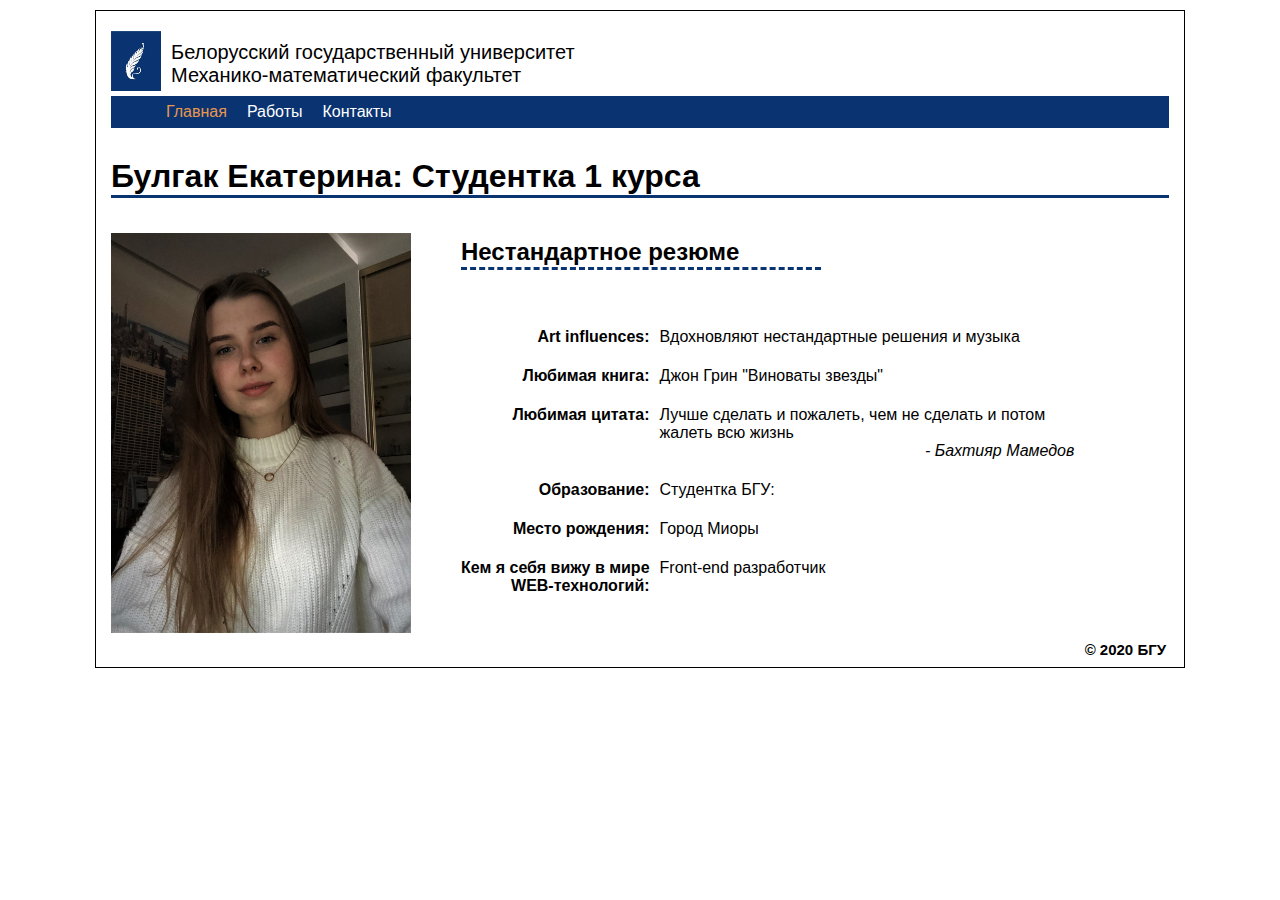
<file: index.html>
<!DOCTYPE HTML>
<html lang="ru">
	<head>
		<meta  http-equiv="content-type" content="text/html; charset=UTF-8">
		<meta name="description" content="Резюме Булгак Екатерины">
		<meta name="keywords" content="резюме,студентка,книга,цитата,образование,факультет">
		<title>Резюме | Булгак Екатерина</title>
		<link rel="stylesheet" href="style.css" type="text/css"/>
	</head>
	<body>
		<section id="container">
			<header id="header" class="grid">
				<div class="container-logo"><img class="logo" src="images/logo.jpg" alt="логотип БГУ"/></div>
				<p class="text">
					Белорусский государственный университет<br>
					Механико-математический факультет</p>
				<div id="home">
					<p class="set grid"><a class="glav" href="#">Главная</a><a href="works.html">Работы</a><a href="vizitka.html">Контакты</a></p>
				</div>
			</header>	
			<div id="content">
				<h1>Булгак Екатерина: Студентка 1 курса</h1>
				<div id="line"><hr class="hr"/></div>
				<div><img title="Булгак Екатерина" class="foto" src="images/foto.JPG" alt="Фотография"/></div>
				<h2>Нестандартное резюме</h2>
				<hr class="hr-dashed"/> 
				<div class="grid table">
					<div class="td"><b>Art influences:</b></div>
					<div class="tm td">Вдохновляют нестандартные решения и музыка</div>
					<div class="td"><b>Любимая книга:</b></div>
					<div class="tm td">Джон Грин "Виноваты звезды"</div>
					<div class="td"><b>Любимая цитата:</b></div>
					<div class="td tk"><span>Лучше сделать и пожалеть, чем не сделать и потом жалеть всю жизнь</span><p class="avtor"><i>- Бахтияр Мамедов</i></p></div>
					<div class="td"><b>Образование:</b></div>
					<div class="tm td">Студентка БГУ:</div>
					<div class="td"><b>Место рождения:</b></div>
					<div class="tm td">Город Миоры</div>
					<div class="td"><b>Кем я себя вижу в мире<br/>WEB-технологий:</b></div>
					<div class="tm td">Front-end разработчик</div>
				</div>
			</div>	
			<footer id="footer">
				<h2 class="foot">&copy; 2020 БГУ</h2>
			</footer>
		</section>	
	</body>
</html>
</file>
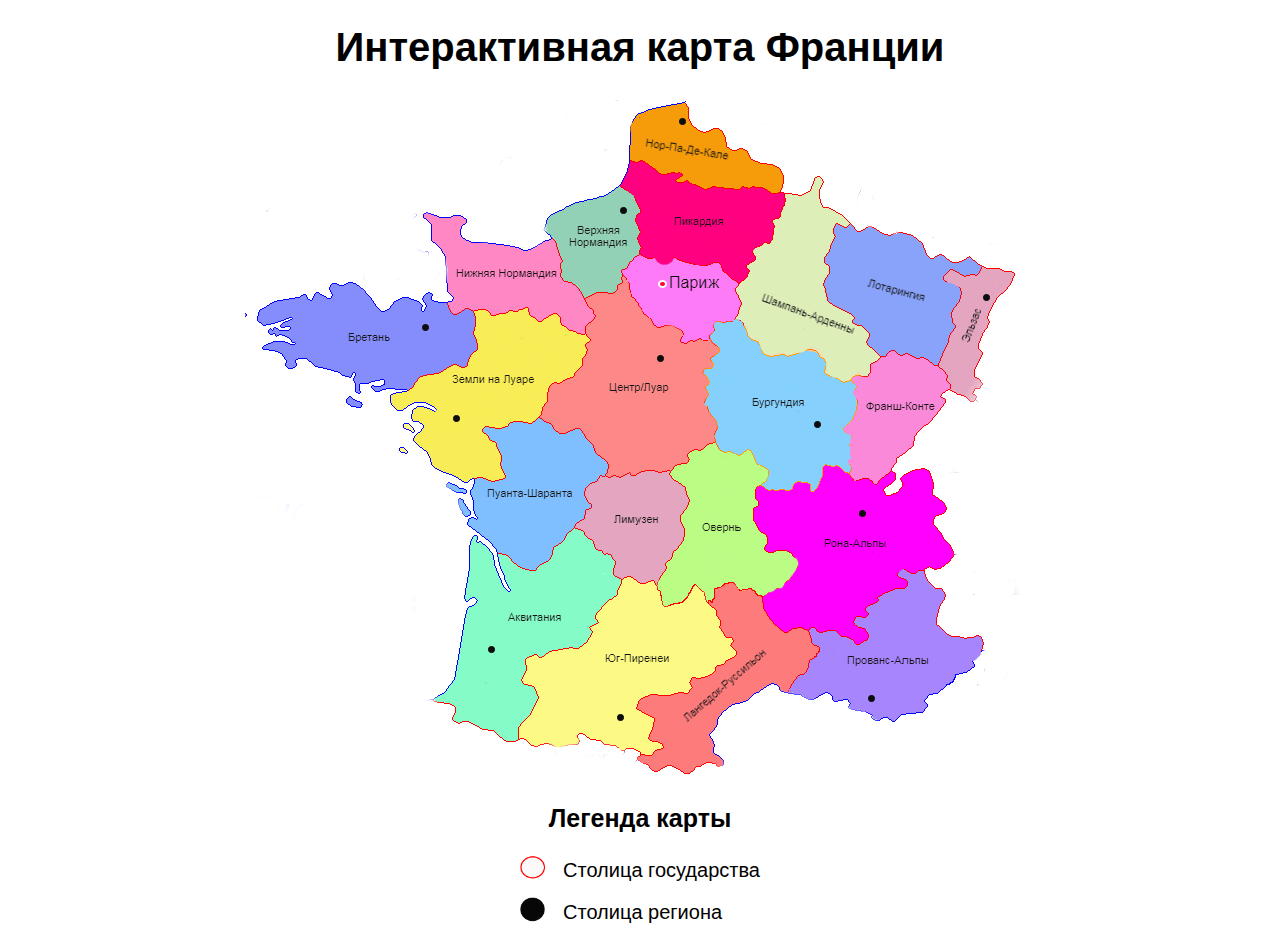
<file: works/karta/index.html>
<!DOCTYPE HTML>
<html lang="ru">
	<head>
		<meta  http-equiv="content-type" content="text/html" charset="UTF-8"/>
		<meta name="description" content="Интерактивная карта Франции"/>
		<meta name="keywords" content="карта, область, столица, Франция"/>
		<title>Интерактивная карта | Франция</title>
		<link rel="stylesheet" href="style.css" type="text/css"/>
	</head>
	<body>
		<section id="container">
			<h1>Интерактивная карта Франции</h1>
			<div><img class="map" src="img/map.png" alt="map" usemap="#map"/>
			<map name="map">
				<area href="Limyzen.html" shape="circle" alt="Лимузен" coords="391, 424, 58"/>
				<area href="img/Bretan.jpg" shape="rect" alt="Бретань" coords="22, 186, 220, 288"/>
				<area href="https://ru.wikipedia.org/wiki/%D0%9F%D0%B0%D1%80%D0%B8%D0%B6" shape="poly" alt="Париж" coords="382, 166, 391, 156, 402, 157, 410, 157, 417, 164, 424, 164, 429, 157, 450, 164, 469, 165, 476, 162, 477, 168, 493, 184, 491, 191, 498, 206, 490, 220, 472, 222, 469, 232, 461, 242, 454, 240, 440, 242, 435, 231, 427, 225, 412, 226, 393, 207, 384, 188, 384, 179, 379, 171"/>
			</map></div>
			<table>
				<tbody>
					<tr>
						<td class="head" colspan="2"><b>Легенда карты</b></td>
					</tr>
					<tr>
						<td><img class="legens" src="img/red.png" alt="red point"/></td>
						<td class="text">Столица государства</td>
					</tr>
					<tr>
						<td><img class="legens" src="img/black.png" alt="black point"/></td>
						<td class="text">Столица региона</td>
					</tr>	
				</tbody>	
			</table>
		</section>	
	</body>
</html>
</file>
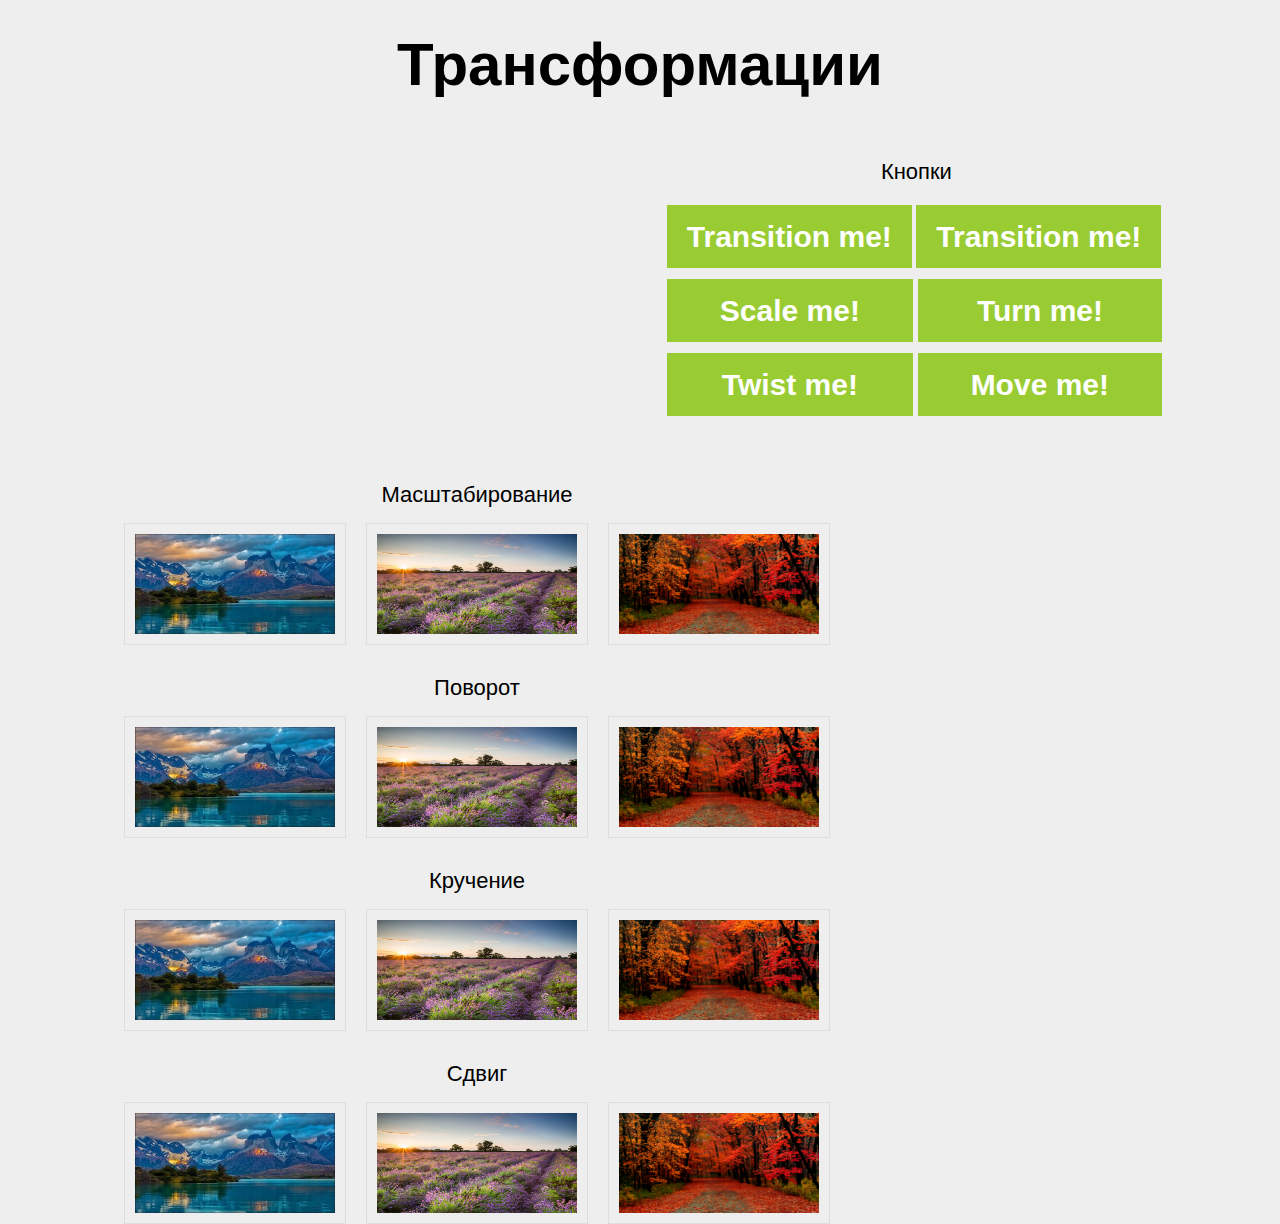
<file: works/transform/index.html>
<!DOCTYPE HTML>
<html lang="ru">
	<head>
		<meta  http-equiv="content-type" content="text/html"; charset="UTF-8">
		<meta name="description" content="Transforms">
		<meta name="keywords" content="transition,picture">
		<title>Transforms | Булгак Екатерина</title>
		<link rel="stylesheet" href="style.css" type="text/css"/>
	</head>
	<body>
		<section id="container">
			<header id="header">
				<h1>Трансформации</h1>
			</header>
			<div id="knopki">
				<p class="knops">Кнопки</p>
				<div id="knopka">
					<a href="#" class="voo">Transition me!</a>
					<a href="#" class="koo">Transition me!</a>
				</div>	
				<div>
					<div class="scale"><a href="#" class="too">Scale me!</a></div>
					<div class="turn"><a href="#" class="foo">Turn me!</a></div>
				</div>
				<div>
					<div class="twist"><a href="#" class="doo">Twist me!</a></div>
					<div class="move"><a href="#" class="loo">Move me!</a></div>
				</div>
			</div>
			<div id="gallereyas">
				<div id="galereya">
					<p>Масштабирование</p>
					<ul class="gallery">
						<li><a href="#"><img src="img/foto-1.jpg" /></a></li>
						<li><a href="#"><img src="img/foto-2.jpg" /></a></li>
						<li><a href="#"><img src="img/foto-3.jpg" /></a></li>
					</ul>
				</div>	
				<div id="gal">
					<p>Поворот</p>
					<ul class="galler">
						<li><a href="#"><img src="img/foto-1.jpg" /></a></li>
						<li><a href="#"><img src="img/foto-2.jpg" /></a></li>
						<li><a href="#"><img src="img/foto-3.jpg" /></a></li>
					</ul>
				</div>	
				<div id="gat">
					<p>Кручение</p>
					<ul class="gall">
						<li><a href="#"><img src="img/foto-1.jpg" /></a></li>
						<li><a href="#"><img src="img/foto-2.jpg" /></a></li>
						<li><a href="#"><img src="img/foto-3.jpg" /></a></li>
					</ul>
				</div>	
				<div id="gap">
					<p>Сдвиг</p>
					<ul class="galle">
						<li><a href="#"><img src="img/foto-1.jpg" /></a></li>
						<li><a href="#"><img src="img/foto-2.jpg" /></a></li>
						<li><a href="#"><img src="img/foto-3.jpg" /></a></li>
					</ul>
				</div>	
			</div>
		</section>
	</body>
</html>
</file>
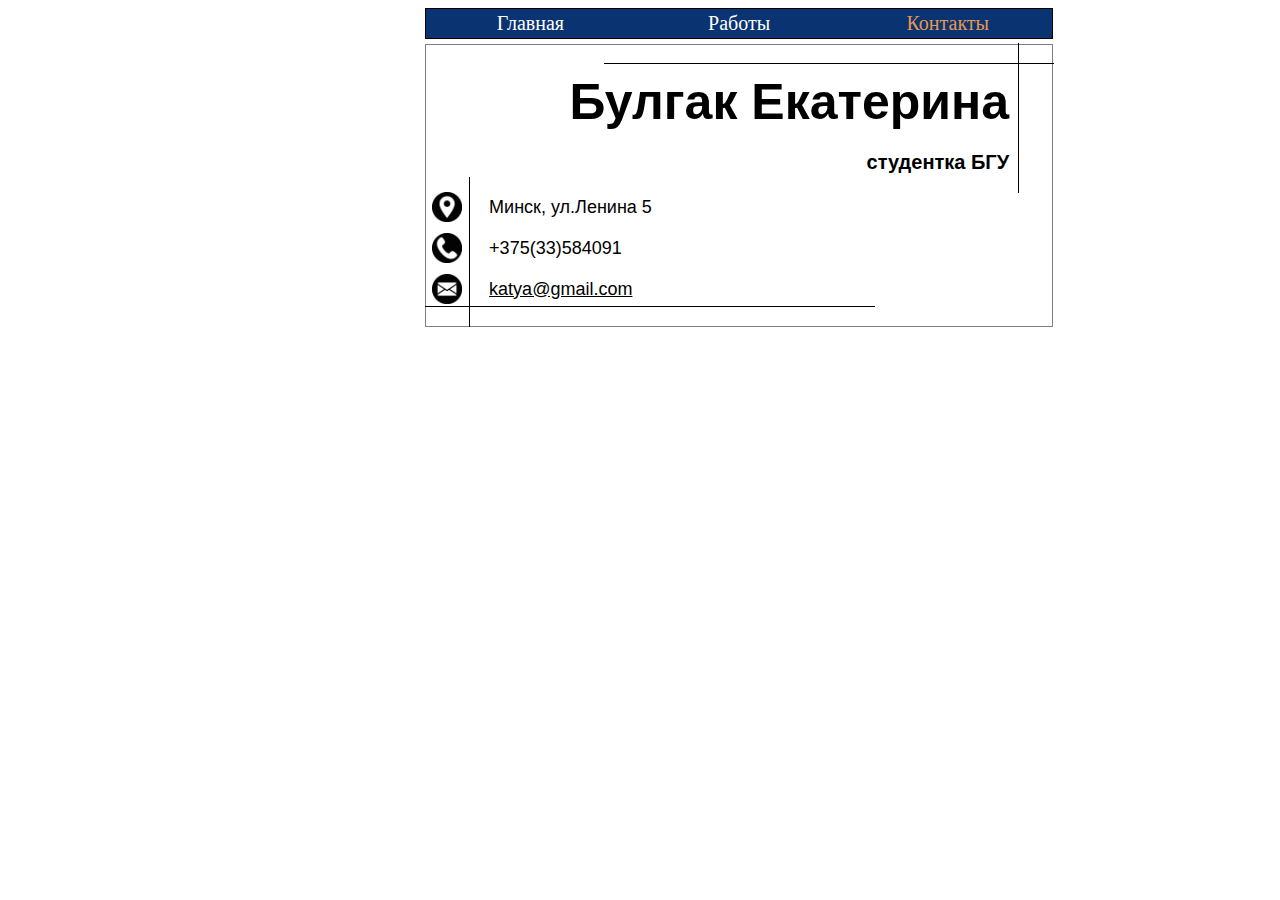
<file: vizitka.html>
<!DOCTYPE html>
<html>
	<head>
		<meta http-equiv="Content-Type" content="text/html"; charset="UTF-8"/>
		<title>Визитка | Булгак Екатерина</title>
		<style type="text/css">	
			#content-vizitka{
				display: grid;
				margin: 5px 33%;
			}		
			.inner-table {
				font-family: Arial; 
				width: 620px;
			}
			.td {
				padding: 18px 3px 19px 3px;
    			border: 1px solid #000;
			}
			h1 {
				margin: 10px 40px 0 0; 
				font-size: 50px;
				text-align: right;
			}
			h3 {
				margin: 20px 40px 15px 0;
				font-size: 20px;
				text-align: right;
				}
			img {
				width: 30px;
				margin: 3px;
			}
			a {
				color:#000;
			}	
			td {
				empty-cells: hide;
				font-size: 18px;
			}
			.lines {
				position: relative;
			}
			.lines:after,
			.lines:before {
				content: "";
				position: absolute;
				background-color: #000;
			}
			.lines:after {
				height: 150px;
				width: 1px;
			}
			.lines:before {
				height: 1px;
				width: 450px;
			}
			.title.lines:after {
				right: 30px;
				top: -20px;
			}
			.title.lines:before {
				top: 0px;
				right: -5px;
			}
			.contact.lines:after {
				left: 40px;
				bottom: -20px;
			}
			.contact.lines:before {
				bottom: 0px;
				left: -4px;
			}
			.semi {
				opacity: 0;
			}
			.header {
				border: 1px solid #000;
				background-color: #0a3371; 
			}
			td.head	{
				text-align: center;
				font-size: 20px;
			}
			a.group{
				text-decoration: none;
				color:#fff;
			}
			a.group:hover{
				color:#000;
			}
			a.glav{
				text-decoration: none;
				color:#e8974f;
			}
			a.glav:hover{
				color:#000;
			}

			/*GRID*/
			.header.grid{
				display: grid;
				grid-template-columns: 1fr 1fr 1fr;
				margin: 0;
				padding: 3px 0;
				list-style: none;
			}
			.header.grid .head{
				text-align: center;
				font-size: 20px;
			}
			.table {
				border: 1px solid grey;
				margin: 5px 0 0 0;
			}
			.inner-table.grid {
				display: grid;
				grid-template-rows: auto auto auto auto;
				padding: 18px 3px 19px 3px;
			}
			.contact.grid {
				display: grid;
				grid-template-columns: 60px auto;
				margin: 0 0 5px 0;
				align-items: center;
			}
			.contact.grid.lines,
			.contact p {
				margin: 0;
				font-size: 18px;
			}
			.contact .phone {
				text-decoration: none;
			}
			</style>
		</head>
		<body>
			<div id="content-vizitka">
			<ul class="header grid">
				<li class="head"><a href="index.html" class="group">Главная</a></li>
				<li class="head"><a href="works.html" class="group">Работы</a></li>
				<li class="head"><a href="#" class="glav">Контакты</a></li>
			</ul>
			<div class="table">
				<div class="inner-table grid">
					<div class="title lines">
						<h1>Булгак Екатерина</h1>
						<h3 >cтудентка БГУ</h3>
					</div>
					<div class="contact grid">
						<img src="images/img/map.png" alt="icon">
						<p>Минск, ул.Ленина 5</p>
					</div>
					<div class="contact grid">
						<img src="images/img/phone.png" alt="icon">
						<p><a href="tel:+37533584091" class="phone">+375(33)584091</a></p>
					</div>
					<div class="contact grid lines">
						<img src="images/img/email.png" alt="icon">
						<p><a href="mailto:">katya@gmail.com</a></p>
					</div>
				</div>
			</div>
		</div>		
	</body>	
</html>
</file>
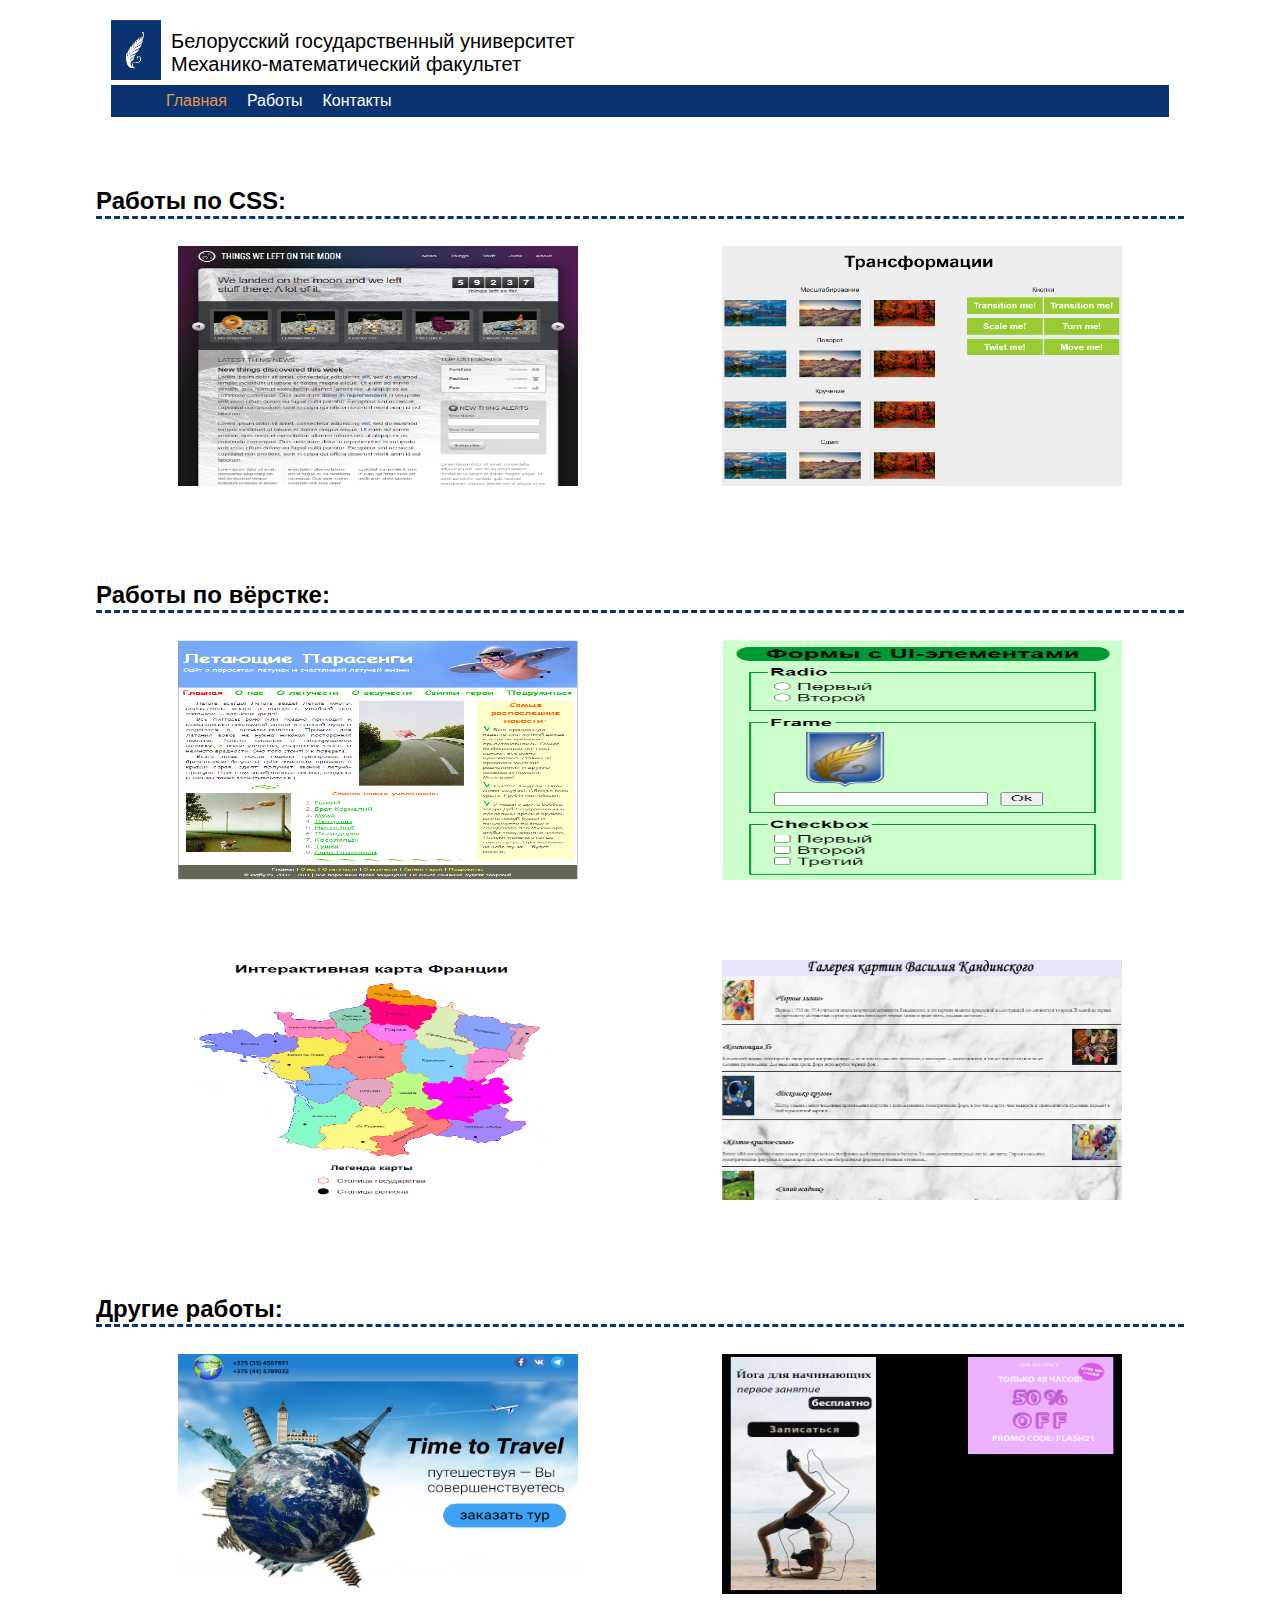
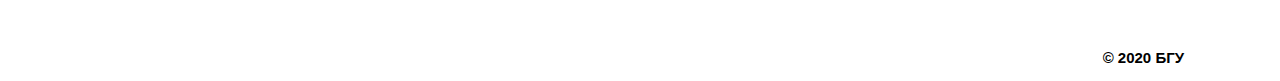
<file: works.html>
<!DOCTYPE HTML>
<html lang="ru">
	<head>
		<meta  http-equiv="content-type" content="text/html; charset=UTF-8">
		<meta name="description" content="Работы Булгак Екатерины">
		<meta name="keywords" content="работы по css, работы по вёрстке, другие работы">
		<title>Работы | Булгак Екатерина</title>
		<link rel="stylesheet" href="style.css" type="text/css"/>
	</head>
	<body>
		<section id="container2">
			<header id="header" class="grid">
				<div class="container-logo"><img class="logo" src="images/logo.jpg" alt="логотип БГУ"/></div>
				<p class="text">
					Белорусский государственный университет<br>
					Механико-математический факультет</p>
				<div id="home">
					<p class="set grid"><a class="glav" href="#">Главная</a><a href="works.html">Работы</a><a href="vizitka.html">Контакты</a></p>
				</div>
			</header>
			<div id="content2" class="grid">
				<h2 class="h2">Работы по CSS:</h2>
      			<hr class="hr2"/>
   				<div class="works grid">
            		<div class="works-item"><a href="works/moon/index.html" target="_blank"><span class="read">Лунный сайт</span><img  src="images/moon.png" alt="Лунный сайт"/></a></div>
					<div class="works-item"><a href="works/transform/index.html" target="_blank"><span class="read">Трансформации</span><img src="images/transform.png" alt="Трансформации"/></a></div>
        		</div>
       			<h2 class="h2">Работы по вёрстке:</h2>
     			<hr class="hr2"/>
   				<div class="works grid">
             		<div class="works-item"><a href="works/pigfly/index.html" target="_blank"><span class="read">Летающие поросята</span><img src="images/pigfly.png" alt=""/></a></div>
					<div class="works-item"><a href="works/forms/index.html" target="_blank"><span class="read">Формы в HTML</span><img src="images/forms.png" alt="Формы в HTML"/></a></div>
					<div class="works-item"><a href="works/karta/index.html" target="_blank"><span class="read">Интерактивная карта</span><img src="images/map.png" alt="Интерактивная карта"/></a></div>
					<div class="works-item"><a href="works/gallereya/index.html" target="_blank"><span class="read">Картинная галерея</span><img src="images/galereya.png" alt="Картинная галерея"/></a></div>
        		</div>
				<h2 class="h2">Другие работы:</h2>
     			<hr class="hr2"/>
				<div class="works grid">
					<div class="works-item"><a href="https://www.figma.com/file/sFApxZ3qBWEfQI070Lx2D3/Landing-page-Time-to-Travel?node-id=0%3A1" target="_blank"><span class="read">Лендинг</span><img src="images/figma.png" alt="Лендинг"/></a></div>
					<div class="works-item"><a href="works/photoshop/index.html" target="_blank"><span class="read">Баннеры в Photoshop</span><img src="images/photoshop.png" alt="Баннер"/></a></div>
       			 </div>
       		</div>	 
       		<footer>
        		<h2 class="foor">&copy; 2020 БГУ</h2>
    		</footer>
		</section>	
	</body>
</html>
</file>
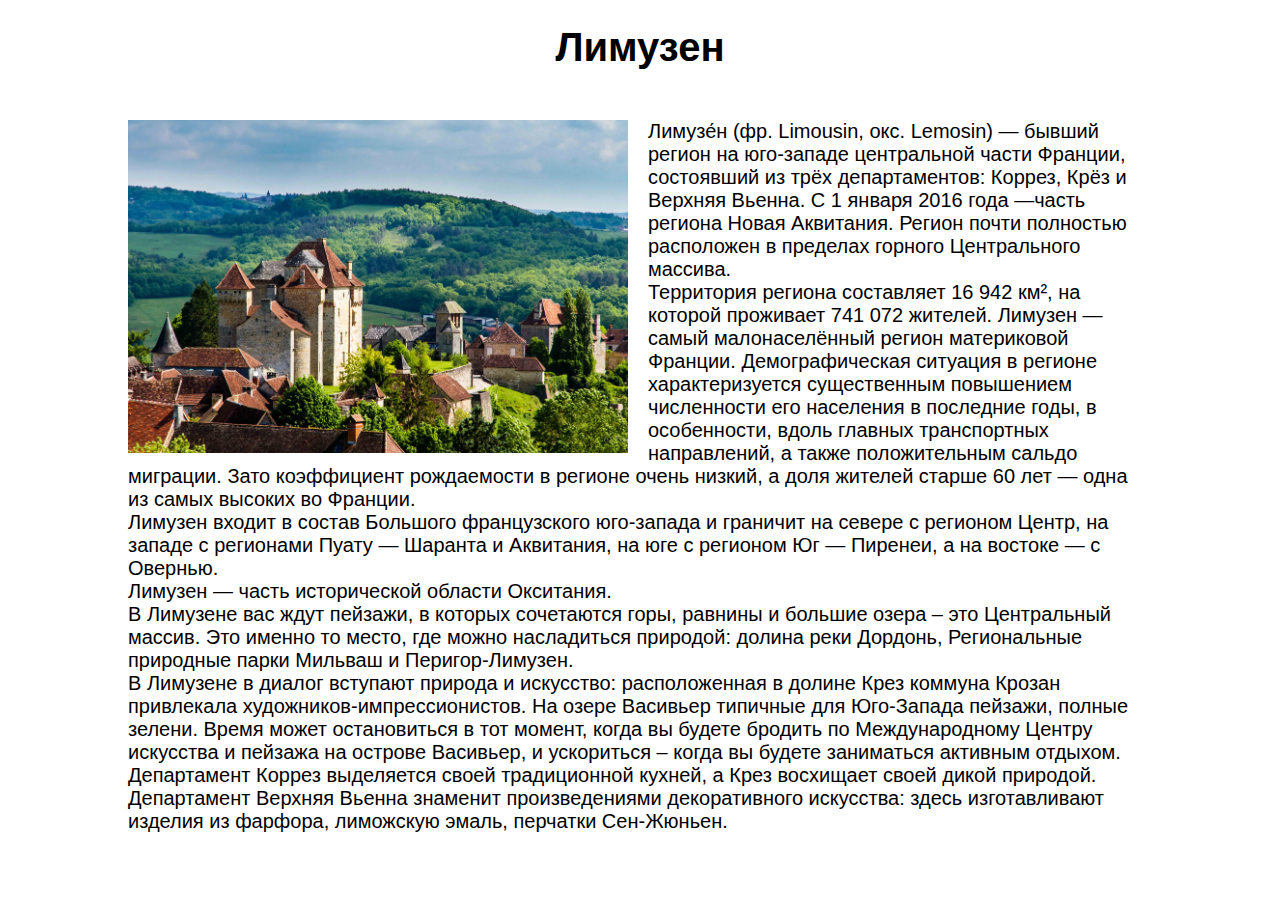
<file: works/karta/Limyzen.html>
<!DOCTYPE HTML>
<html lang="ru">
	<head>
		<meta  http-equiv="content-type" content="text/html" charset="UTF-8"/>
		<meta name="description" content="Лимузен, Франции"/>
		<meta name="keywords" content="карта, регион, Лимузен, Франция"/>
		<link rel="stylesheet" href="style.css" type="text/css"/>
		<title>Лимузен | Франция</title>
	</head>
	<body>
		<section id="container">
			<h1>Лимузен</h1>
			<div id="foto"><img class="foto" src="img/Limyzen.jpg" alt="Лимузен"/></div>
			<p>Лимузе́н (фр. Limousin, окс. Lemosin) — бывший регион на юго-западе центральной части Франции, состоявший из трёх департаментов: Коррез, Крёз и Верхняя Вьенна. С 1 января 2016 года —часть региона Новая Аквитания. Регион почти полностью расположен в пределах горного Центрального массива.<br/>Территория региона составляет 16 942 км², на которой проживает 741 072 жителей. Лимузен — самый малонаселённый регион материковой Франции. Демографическая ситуация в регионе характеризуется существенным повышением численности его населения в последние годы, в особенности, вдоль главных транспортных направлений, а также положительным сальдо миграции. Зато коэффициент рождаемости в регионе очень низкий, а доля жителей старше 60 лет — одна из самых высоких во Франции.<br/>Лимузен входит в состав Большого французского юго-запада и граничит на севере с регионом Центр, на западе с регионами Пуату — Шаранта и Аквитания, на юге с регионом Юг — Пиренеи, а на востоке — с Овернью.<br/>Лимузен — часть исторической области Окситания.<br/>В Лимузене вас ждут пейзажи, в которых сочетаются горы, равнины и большие озера – это Центральный массив. Это именно то место, где можно насладиться природой: долина реки Дордонь, Региональные природные парки Мильваш и Перигор-Лимузен.<br/>В Лимузене в диалог вступают природа и искусство: расположенная в долине Крез коммуна Крозан привлекала художников-импрессионистов. На озере Васивьер типичные для Юго-Запада пейзажи, полные зелени. Время может остановиться в тот момент, когда вы будете бродить по Международному Центру искусства и пейзажа на острове Васивьер, и ускориться – когда вы будете заниматься активным отдыхом.<br/>Департамент Коррез выделяется своей традиционной кухней, а Крез восхищает своей дикой природой. Департамент Верхняя Вьенна знаменит произведениями декоративного искусства: здесь изготавливают изделия из фарфора, лиможскую эмаль, перчатки Сен-Жюньен.</p>
		</section>	
	</body>
</html>
</file>
<file: style.css>
/* CSS Document*/
*{
margin: 0;
}
body {
	margin: 0;
	padding: 0;
	background: #fff;
	color: #000; 
	font-family: "Arial"; 
}
#container {
	margin: 10px auto;
	padding:0;
	width: 85%; 
	background: #fff;
	border: 1px solid black;
}
#container2 {
	margin: 10px auto;
	padding:0;
	width: 85%; 
	background: #fff;
}
#header { 
	margin: 20px 0px 30px;
} 
.hr-dashed {
	padding: 0px 0px 35px;
	width: 360px;
	height: 2px;
	border: none;
	border-top: dashed;
	border-color: #0a3371;
	}
.hr {
	width: 100%;
	margin: 0 auto;
	background-color: #0a3371; 
    border: none;
    height: 3px; 
}
.hr2{
	padding: 0 0;
	width: 100%;
	height: 2px;
	border: none;
	border-top: dashed;
	border-color: #0a3371;
}
.logo {

	width: 50px;
	height: 60px;
	float: left;
	padding: 0px 10px 5px 15px;
	margin: 0 0;
}

.container-logo {
	position: absolute;
}

.text {
	padding: 9.5px 0px 9.5px;
	font-size: 20px;
	margin-left: 75px;
}
#home{
	background:#0a3371;
	margin: 0px 15px;	
}
.set {
	padding: 7px 45px;
}
p.avtor{
	size: 30px;
	text-align:right;
}
.tw{
	padding: 0 0;
}
tr{
	margin: 10px 0 0 0;
}
a {
	text-decoration: none;
	padding: 0px 10px; 
	color: #fff;
}
a:hover {
	color: #000;
}
a.glav{
	color:#e8974f;
}
a.glav:hover{
	color: #000;
}
#content {
	margin:0 0 46px;
}
h1 {
	padding: 0px 15px;	
}
.foto {
	padding: 20px 50px 10px 15px;
	width: 300px;
	height: 400px;
	float: left;	
}
.table{
	margin: 0 15px 0 0;
}
h2{
	padding: 40px 0px 1px;
}
.td{
	text-align: right;
	color: #000;
	padding: 21px 0 0 0;
}
.tm {
	text-align: left;
	padding: 21px 0 0 10px;
}
.tk{
	text-align: left;
	padding: 21px 0 0 10px;
}
#footer{
	margin:0px 3px 4px 0px;
}
.foot {
	padding: 0 15px 5px 0;
	text-align: right;
	color: #000;
	font-size: 15px;
}
.foor{
	padding: 0 0 5px 0;
	text-align: right;
	color: #000;
	font-size: 15px;
}
#line{
	margin: 0 15px 0;
}
.works-item {
    display: inline-block;
    padding: 0;
    position: relative;
    margin: 10px auto;
	width: 400px;
	height: 300px;
}
img{
	width: 100%;
	height: 80%;
	margin: 15px 0;
}
.read {
    position: absolute;
    width: 100%;
    bottom: 19px;
	left: 0;
    height: 15%;
    background-size: cover;
    background-color: #0a3371;
    color: #e8974f;
    text-align: center;
    opacity: 0;
    transition: all .5s;
    font-size: 27px;
    padding: 17px 0 0;
}
.works-item:hover .read{
  opacity: 0.8;
}


/* GRID */
.grid.set {
	display: grid;
	grid-template-columns: min-content min-content min-content;
}
.table.grid {
	display: grid;
	grid-template-columns: max-content 60%;
}
#header.grid {
	display: grid;
	grid-template-rows: 65px 32px;
}
#content2.grid {
	display: grid;
	grid-template-rows: auto;
}
.works.grid {
	display: grid;
	grid-template-rows: auto;
	grid-template-columns: 1fr 1fr;
}
</file>
<file: works/karta/style.css>
/* CSS Document*/
*{
margin: 0;
}
body {
margin: 0;
padding: 0;
background: #fff;
color: #000; 
font-family: "Arial"; 
}
#container {
margin: 5px auto;
width: 80%; 
}
h1{
	text-align: center;
	font-size: 40px;
	padding: 20px 0 30px;
}
img.map{
	display: block;
	margin: 0 auto;
	border:none;
}
table{
	margin: 10px auto;
}
img.legens{
	width: 25px;
}
td{
	text-align: center;
	padding: 5px 8px;
	font-size: 20px;
}
td.head{
	padding: 0 0 15px;
	font-size: 25px;
}
td.text{
	text-align: left;
}
img.foto{
	width: 500px;
}
p{
	font-size: 20px;
	padding: 20px 0 0 0;
	text-align: left;
}
#foto{
	float: left;
	margin: 20px 20px 0 0;
}
</file>
<file: works/transform/style.css>
/* CSS Document*/
* {
	margin: 0;
	padding: 0;
	border: 0;
}
body {
	padding: 0;
	background: #fff;
	color: #000; 
	font-family: "Arial";
	background-color: #eee;
}
#container {
	width: 90%; 
	height: 970px;
	margin: 0 auto;
	position: relative;
} 
h1{
	padding: 30px 0 20px;
	font-size: 60px;
	color: #000;
	text-align: center;
}
div#knopki{
	float: right;
	margin: 0 50px 0 0;
}
div#knopka{
	margin: 35px 0 0 0;
}
a.voo {
	padding: 15px 20px;
	background-color: #99cc33;
	font-size: 30px;
	text-decoration: none;
	color: #fff;
	font-weight:bold;
	-webkit-transition: background 0.3s ease;
	-moz-transition: background 0.3s ease;
	-o-transition: background 0.3s ease;
	transition: background 0.3s ease;
}
a.voo:hover,
a.voo:focus {
	background: #690;
}
a.koo {	
	padding: 15px 20px;
	background-color: #99cc33;
	font-size: 30px;
	text-decoration: none;
	color: #fff;
	font-weight:bold;
	-webkit-transition: all.3s ease, color 0.2s linear;
	-moz-transition: all.3s ease, color 0.2s linear;
	-o-transition: all.3s ease, color 0.2s linear;
	transition: all.3s ease, color 0.2s linear;
}
a.koo:hover,
a.koo:focus {
	color: #030;
	background: #690;
}
a.too {	
	padding: 15px 53px;
	background-color: #99cc33;
	font-size: 30px;
	text-decoration: none;
	color: #fff;
	font-weight:bold;
	-webkit-transition: background 0.3s ease;
	-moz-transition: background 0.3s ease;
	-o-transition: background 0.3s ease;
	transition: background 0.3s ease;
}
a.too:hover,
a.too:focus {
	color: #030;
}
div.scale{
	padding: 40px 5px 0 0;
	float:left;
}
div.scale:hover{
	transform:  scale(1.3);
}
a.foo {	
	padding: 15px 59px;
	background-color: #99cc33;
	font-size: 30px;
	text-decoration: none;
	color: #fff;
	font-weight:bold;
	-webkit-transition: all.3s ease, color 0.2s linear;
	-moz-transition: all.3s ease, color 0.2s linear;
	-o-transition: all.3s ease, color 0.2s linear;
	transition: all.3s ease, color 0.2s linear;
}
a.foo:hover,
a.foo:focus {
	color:#388247;
	background: #a5f0b4;
}
div.turn{
	float: right;
    padding: 40px 4px 0 0;
    margin: 0;
}
div.turn:hover{
	transform:  rotate(-10deg);
}
a.doo {
	padding: 15px 55px;
	background-color: #99cc33;
	font-size: 30px;
	text-decoration: none;
	color: #fff;
	font-weight:bold;
	-webkit-transition: background 0.3s ease;
	-moz-transition: background 0.3s ease;
	-o-transition: background 0.3s ease;
	transition: background 0.3s ease;
}
a.doo:hover,
a.doo:focus {
	background:#75a17e;
}
div.twist{
	float:left;
	padding: 40px 0;
}
div.twist:hover{
	transform:  skew(-5deg, 30deg);
}
a.loo {	
	padding: 15px 53px;
	background-color: #99cc33;
	font-size: 30px;
	text-decoration: none;
	color: #fff;
	font-weight:bold;
	-webkit-transition: all.3s ease, color 0.2s linear;
	-moz-transition: all.3s ease, color 0.2s linear;
	-o-transition: all.3s ease, color 0.2s linear;
	transition: all.3s ease, color 0.2s linear;
}
a.loo:hover,
a.loo:focus {
	color: #b4fac2;
	background: #155422;
}
div.move{
	float: right;
	padding: 40px 0;
	margin: 0 4px;
}
div.move:hover{
	transform:  translate(20px, 40px);
}
#gallereyas{
	float: left;
	margin: 0 0 0 50px;
}
#galereya{
    height: 163px;
   	margin: 40px 0 0;
	}
ul.gallery li {
	float: left;
	margin: 0 10px;
	padding: 10px;
	border: 1px solid #ddd;
	list-style: none;
}
ul.gallery li a img {
	float: left;
	width: 200px;
	height: 100px;
	-webkit-transition: – webkit-transform 0.2s ease-in-out;
	-moz-transition: – moz-transform 0.2s ease-in-out;
	transition: transform 0.2s ease-in-out;
}
ul.gallery li a:hover img {
	-webkit-transform: scale(1.5);
	-moz-transform: scale(1.5);
	-o-transform: scale(1.5);
	transform: scale(1.5);
	-webkit-box-shadow: 4px 4px 10px rgba(0, 0, 0, 0.5);
	-moz-box-shadow: 4px 4px 10px rgba(0, 0, 0, 0.5);
	box-shadow: 4px 4px 10px rgba(0, 0, 0, 0.5);

}
#gal{
    margin: 30px 0 0;
    height: 163px;
}
ul.galler li {
	float: left;
	margin: 0 10px;
	padding: 10px;
	border: 1px solid #ddd;
	list-style: none;
}
ul.galler li a img {
	float: left;
	width: 200px;
	height: 100px;
	-webkit-transition: – webkit-transform 0.2s ease-in-out;
	-moz-transition: – moz-transform 0.2s ease-in-out;
	transition: transform 0.2s ease-in-out;
}
ul.galler li a:hover img {
	-webkit-transform: scale(1.5) rotate(-10deg);
	-moz-transform: scale(1.5) rotate(-10deg);
	-o-transform: scale(1.5) rotate(-10deg);
	transform: scale(1.5) rotate(-10deg);
	-webkit-box-shadow: 4px 4px 10px rgba(0, 0, 0, 0.5);
	-moz-box-shadow: 4px 4px 10px rgba(0, 0, 0, 0.5);
	box-shadow: 4px 4px 10px rgba(0, 0, 0, 0.5);

}
#gat{
	height: 163px;
   	margin: 30px 0 0;
}
ul.gall li {
	float: left;
	margin: 0 10px;
	padding: 10px;
	border: 1px solid #ddd;
	list-style: none;
}
ul.gall li a img {
	float: left;
	width: 200px;
	height: 100px;
	-webkit-transition: – webkit-transform 0.2s ease-in-out;
	-moz-transition: – moz-transform 0.2s ease-in-out;
	transition: transform 0.2s ease-in-out;
}
ul.gall li a:hover img {
	-webkit-transform: scale(1.5) skew(-5deg, 30deg);
	-moz-transform: scale(1.5) skew(-5deg, 30deg);
	-o-transform: scale(1.5) skew(-5deg, 30deg);
	transform: scale(1.5) skew(-5deg, 30deg);
	-webkit-box-shadow: 4px 4px 10px rgba(0, 0, 0, 0.5);
	-moz-box-shadow: 4px 4px 10px rgba(0, 0, 0, 0.5);
	box-shadow: 4px 4px 10px rgba(0, 0, 0, 0.5);

}
#gap{
	height: 163px;
    margin: 30px 0 0;
}
ul.galle li {
	float: left;
	margin: 0 10px;
	padding: 10px;
	border: 1px solid #ddd;
	list-style: none;
}
ul.galle li a img {
	float: left;
	width: 200px;
	height: 100px;
	-webkit-transition: – webkit-transform 0.2s ease-in-out;
	-moz-transition: – moz-transform 0.2s ease-in-out;
	transition: transform 0.2s ease-in-out;
}
ul.galle li a:hover img {
	-webkit-transform: scale(1.5) translate(20px, 40px);
	-moz-transform: scale(1.5) translate(20px, 40px);
	-o-transform: scale(1.5) translate(20px, 40px);
	transform: scale(1.5) translate(20px, 40px);
	-webkit-box-shadow: 4px 4px 10px rgba(0, 0, 0, 0.5);
	-moz-box-shadow: 4px 4px 10px rgba(0, 0, 0, 0.5);
	box-shadow: 4px 4px 10px rgba(0, 0, 0, 0.5);

}
p{
    text-align: center;
    padding: 0 0 15px;
    font-size: 22px;
}
p.knops{
	margin:40px 0 0 0;
	padding: 0;
}
</file>
